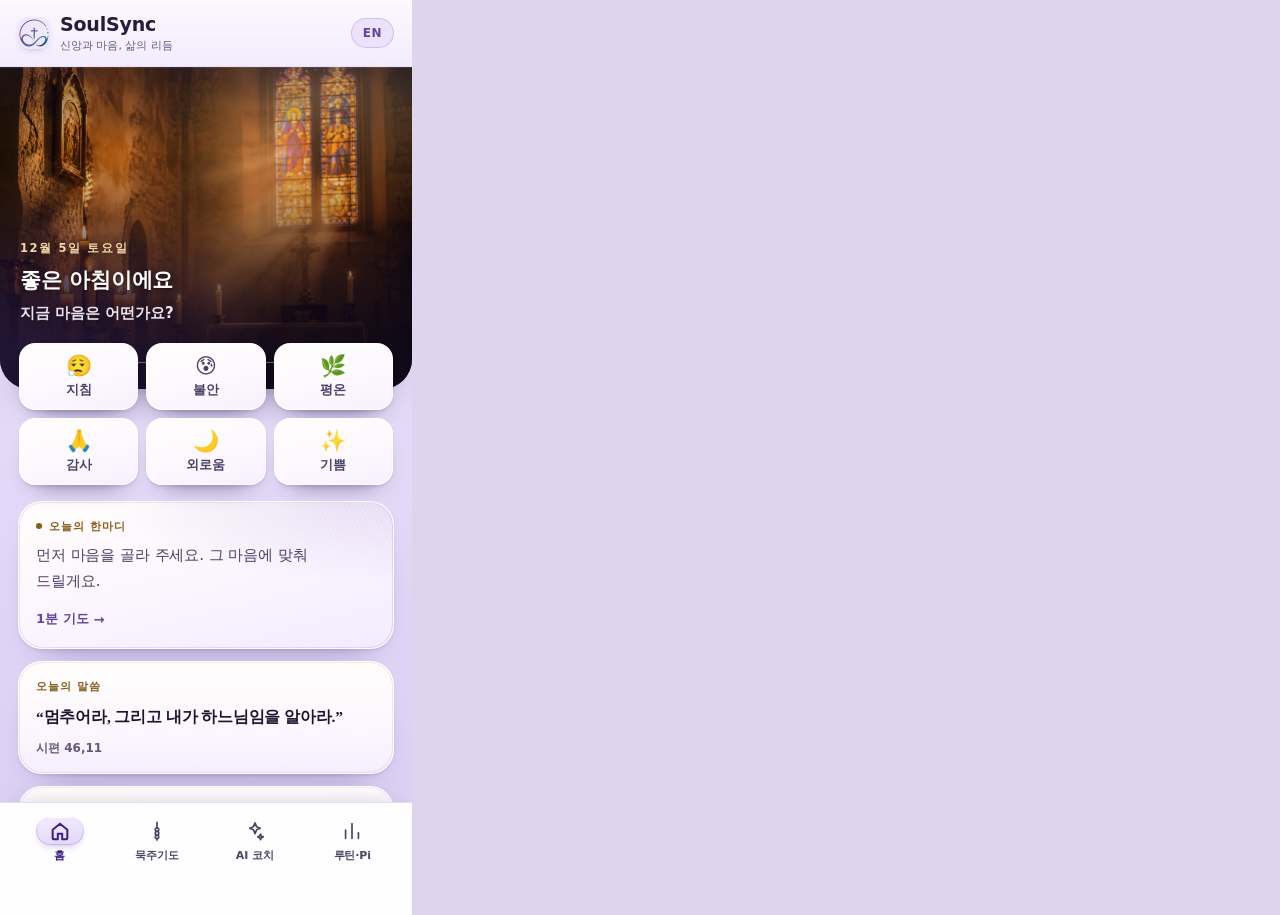
<file: _shot/index.html>
<!doctype html>
<html><head><meta charset="utf-8"><title>shot</title>
<style>
  html, body { margin: 0; padding: 0; background: #ded4ee; }
  iframe { display: block; border: 0; width: 412px; height: 915px; }
</style></head>
<body><iframe id="frame" src="app/index.html"></iframe></body></html>
</file>
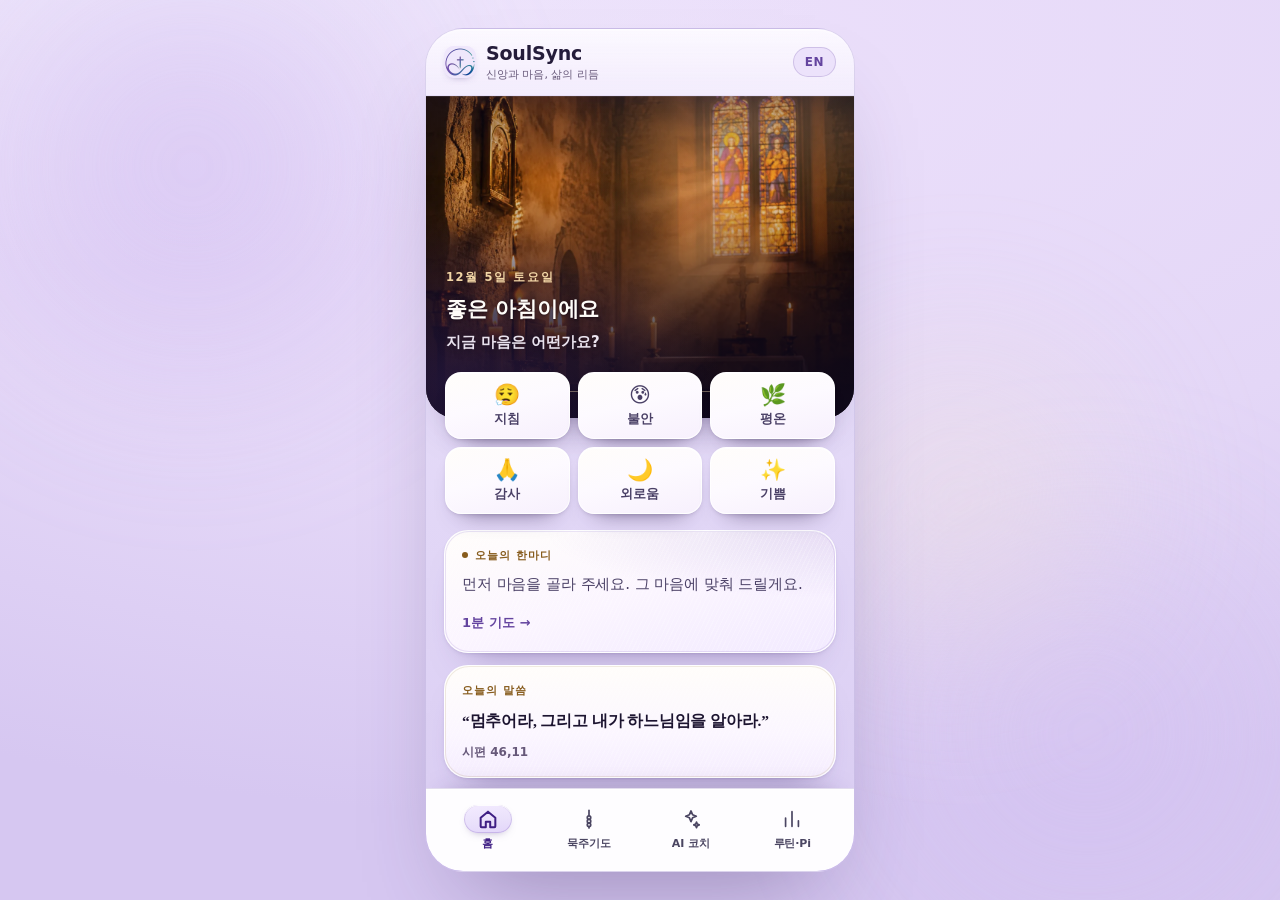
<file: _shot/app/index.html>
<!DOCTYPE html>
<html lang="ko">
<head>
<meta charset="utf-8" />
<meta name="viewport" content="width=device-width, initial-scale=1, viewport-fit=cover" />
<meta name="theme-color" content="#ece3fb" />
<title>SoulSync · 소울싱크</title>
<meta name="description" content="SoulSync — faith, heart, and the rhythm of life. A Catholic prayer and routine companion for Pi Pioneers." />
<link rel="icon" type="image/png" href="assets/favicon.png" />
<link rel="apple-touch-icon" href="assets/icon-192.png" />
<link rel="stylesheet" href="styles.css" />
<!-- Pi Browser injects its own SDK before our scripts run; remember that, so
     pi-adapter.js can tell a real Pi host from a plain browser that merely
     loaded the SDK tag at the bottom of this page. -->
<script>window.__SS_PI_INJECTED = !!(window.Pi && window.Pi.authenticate);</script>
</head>
<body>
<div class="ambient" aria-hidden="true"><span class="glow glow-a"></span><span class="glow glow-b"></span><span class="glow glow-c"></span></div>

<div class="phone-frame" id="phoneFrame">
  <header class="app-header">
    <div class="brand">
      <span class="brand-mark" aria-hidden="true">
        <img src="assets/icon-mark-128.png" width="32" height="32" alt="" />
      </span>
      <div class="brand-text">
        <h1>SoulSync</h1>
        <p data-i18n="brand.tagline">신앙과 마음, 삶의 리듬</p>
      </div>
    </div>
    <div class="header-actions">
      <span class="streak-pill" id="streakPill" title="streak" hidden>🔥 <b>0</b></span>
      <button class="lang-toggle" id="langToggle" type="button" aria-label="Language">EN</button>
    </div>
  </header>

  <main class="app-main" id="appMain">

    <!-- ============================================================ HOME -->
    <section class="view is-active" id="view-home" data-view="home" aria-label="Home">
      <div class="hero">
        <p class="date-line" id="todayLabel"></p>
        <h2 id="greeting">좋은 아침이에요</h2>
        <p class="hero-sub" data-i18n="home.question">지금 마음은 어떤가요?</p>
      </div>

      <div class="chip-grid" id="moodChips" role="group" aria-label="mood"></div>

      <article class="card message-card" id="homeMessage">
        <div class="card-eyebrow">
          <span class="dot-pulse" aria-hidden="true"></span>
          <span data-i18n="home.messageTitle">오늘의 한마디</span>
        </div>
        <p class="message-text" id="moodMessage"></p>
        <button class="text-link" id="homeMinuteLink" type="button">
          <span data-i18n="home.minuteCta">1분 기도</span> <span aria-hidden="true">→</span>
        </button>
      </article>

      <article class="card verse-card">
        <div class="card-eyebrow" data-i18n="home.verseLabel">오늘의 말씀</div>
        <p class="verse-text" id="homeVerseText"></p>
        <p class="verse-ref" id="homeVerseRef"></p>
      </article>

      <article class="card todo-card">
        <div class="todo-head">
          <h3 data-i18n="home.todoTitle">오늘의 작은 루틴</h3>
          <span class="todo-count" id="todoProgress">0/3</span>
        </div>
        <ul class="todo-list" id="todoList"></ul>
        <p class="todo-hint" id="todoHint" data-i18n="home.todoHint">하나만 해도 충분해요</p>
      </article>

      <div class="cta-stack">
        <button class="btn btn-primary" id="startPrayerBtn" type="button">
          <span class="btn-icon" aria-hidden="true">▶</span>
          <span data-i18n="home.prayerCta">기도 시작하기</span>
        </button>
        <button class="btn btn-ghost" id="startRosaryBtn" type="button" data-i18n="home.rosaryCta">묵주기도로 이어가기</button>
      </div>
      <p class="foot-note">
        <span data-i18n="common.footer">SoulSync · Pi Next Hackathon MVP</span>
        <span class="foot-dot" aria-hidden="true">·</span>
        <a class="foot-link" href="privacy.html" data-i18n="common.privacy">개인정보처리방침</a>
      </p>
    </section>

    <!-- ========================================================== ROSARY -->
    <section class="view" id="view-rosary" data-view="rosary" aria-label="Rosary">
      <div class="view-head">
        <div>
          <h2 data-i18n="rosary.title">묵주기도</h2>
          <p class="view-sub" data-i18n="rosary.sub">한 단은 10알, 모두 5단이에요</p>
        </div>
        <button class="icon-btn" id="focusBtn" type="button" aria-pressed="false">
          <span aria-hidden="true">🌙</span>
        </button>
      </div>

      <div class="seg-row" id="mysteryTabs" role="group" aria-label="mystery"></div>
      <p class="rec-note" id="rosaryRecNote"></p>

      <ol class="mystery-strip" id="mysteryStrip"></ol>

      <article class="card prayer-card">
        <div class="decade-row">
          <div class="decade-dots" id="decadeDots" aria-hidden="true"></div>
          <span class="step-info" id="rosaryStepInfo"></span>
        </div>
        <div class="bead-row" id="beads" aria-hidden="true"></div>

        <div class="prayer-head">
          <span class="prayer-label" id="prayerLabel">성호경</span>
          <span class="bead-counter" id="beadCounter"></span>
        </div>
        <p class="prayer-text" id="prayerText">성부와 성자와 성령의 이름으로. 아멘.</p>

        <div class="seek-bar" id="seekBar" role="slider" tabindex="0" aria-orientation="horizontal"
             aria-valuemin="0" aria-valuemax="100" aria-valuenow="0" aria-label="기도 진행 위치">
          <div class="progress-track" aria-hidden="true"><div class="progress-fill" id="stepProgress"></div></div>
          <span class="seek-thumb" id="seekThumb" aria-hidden="true"></span>
        </div>

        <div class="bead-action-row">
          <button class="step-jump" id="prevStepBtn" type="button" aria-label="이전 기도">
            <span aria-hidden="true">‹</span>
          </button>
          <button class="bead-btn" id="beadBtn" type="button">
            <span class="bead-btn-ring" aria-hidden="true"></span>
            <span id="beadBtnLabel">한 알 바치기</span>
          </button>
          <button class="step-jump" id="nextStepBtn" type="button" aria-label="다음 기도">
            <span aria-hidden="true">›</span>
          </button>
        </div>

        <div class="rosary-controls">
          <button class="chip-btn" id="autoBtn" type="button" aria-pressed="false"><span aria-hidden="true">▶</span> <span data-i18n="rosary.autoStart">자동 진행</span></button>
          <button class="chip-btn" id="voiceBtn" type="button" aria-pressed="false"><span aria-hidden="true">🔊</span> <span data-i18n="rosary.voiceOff">음성 안내</span></button>
          <button class="chip-btn" id="resetBtn" type="button"><span aria-hidden="true">↺</span> <span data-i18n="rosary.reset">처음부터</span></button>
          <button class="chip-btn bgm-chip" id="bgmBtn" type="button" aria-pressed="true">
            <span class="bgm-icon" aria-hidden="true">⛪</span>
            <span class="bgm-state" id="bgmState">켜짐</span>
          </button>
        </div>

        <!-- Voice options stay folded away until voice guidance is on. -->
        <div class="voice-panel" id="voicePanel" hidden>
          <div class="voice-row">
            <span class="voice-label" data-i18n="rosary.voiceGender">목소리</span>
            <div class="voice-seg" id="voiceGender" role="group" aria-label="voice">
              <button class="vseg" type="button" data-gender="female" aria-pressed="false" data-i18n="rosary.voiceFemale">여성</button>
              <button class="vseg" type="button" data-gender="male" aria-pressed="true" data-i18n="rosary.voiceMale">남성</button>
            </div>
          </div>
          <div class="voice-row">
            <span class="voice-label" data-i18n="rosary.voicePace">속도</span>
            <div class="voice-seg" id="voicePace" role="group" aria-label="speed">
              <button class="vseg" type="button" data-pace="slow" aria-pressed="true" data-i18n="rosary.paceSlow">천천히</button>
              <button class="vseg" type="button" data-pace="normal" aria-pressed="false" data-i18n="rosary.paceNormal">보통</button>
              <button class="vseg" type="button" data-pace="fast" aria-pressed="false" data-i18n="rosary.paceFast">빠르게</button>
            </div>
          </div>
        </div>
        <p class="card-note" data-i18n="rosary.note">10알을 마치면 오늘의 묵주기도 1단이 자동으로 기록돼요.</p>
      </article>

      <article class="card done-card" id="rosaryDone" hidden>
        <div class="done-mark" aria-hidden="true">✝</div>
        <h3 data-i18n="rosary.doneTitle">5단을 모두 마쳤어요</h3>
        <p data-i18n="rosary.doneBody">지금 이 마음을 주님께 그대로 맡겨 두세요.</p>
        <div class="done-actions">
          <button class="btn btn-primary" id="doneAgainBtn" type="button" data-i18n="rosary.doneAgain">다시 기도하기</button>
          <button class="btn btn-ghost" id="doneRoutineBtn" type="button" data-i18n="rosary.doneRoutine">루틴 보기</button>
        </div>
      </article>
    </section>

    <!-- =========================================================== COACH -->
    <section class="view" id="view-coach" data-view="coach" aria-label="AI Coach">
      <div class="view-head">
        <div>
          <h2 data-i18n="coach.title">AI 코치</h2>
          <p class="view-sub" data-i18n="coach.sub">지금 마음을 적어 주세요.</p>
        </div>
      </div>

      <div class="coach-chips" id="coachChips"></div>

      <div class="coach-thread" id="coachThread" aria-live="polite"></div>

      <div class="composer">
        <textarea id="coachInput" rows="2" data-i18n-placeholder="coach.placeholder" placeholder="오늘 어떤 하루였나요?"></textarea>
        <button class="send-btn" id="coachSend" type="button" aria-label="send">
          <span aria-hidden="true">↑</span>
        </button>
      </div>
    </section>

    <!-- ========================================================= ROUTINE -->
    <section class="view" id="view-routine" data-view="routine" aria-label="Routine and Pi">
      <div class="view-head">
        <div>
          <h2 data-i18n="routine.title">루틴 · Pi</h2>
          <p class="view-sub" data-i18n="pi.sub">기도 기록은 내 계정에, 작은 감사는 투명하게.</p>
        </div>
      </div>

      <div class="stat-row">
        <div class="stat-card">
          <span class="stat-label" data-i18n="routine.streakLabel">연속</span>
          <span class="stat-value"><b id="streakValue">0</b><i data-i18n="routine.dayUnit">일</i></span>
        </div>
        <div class="stat-card">
          <span class="stat-label" data-i18n="routine.best">최고 기록</span>
          <span class="stat-value"><b id="bestValue">0</b><i data-i18n="routine.dayUnit">일</i></span>
        </div>
      </div>

      <article class="card week-card">
        <div class="todo-head">
          <h3 data-i18n="routine.weekTitle">최근 7일</h3>
          <span class="legend" data-i18n="routine.legend">기도 · 묵주 · 말씀</span>
        </div>
        <div class="week-grid" id="weekGrid"></div>
      </article>

      <article class="card">
        <div class="todo-head"><h3 data-i18n="routine.todayTitle">오늘의 체크</h3></div>
        <ul class="todo-list compact" id="routineTodayList"></ul>
      </article>

      <article class="card feedback-card">
        <div class="card-eyebrow" data-i18n="routine.feedbackTitle">흐름 피드백</div>
        <p id="routineFeedback"></p>
      </article>

      <article class="card pi-card">
        <div class="pi-head">
          <h3 data-i18n="pi.title">Pi와 연결</h3>
          <span class="badge" id="piModeBadge">데모 모드</span>
        </div>
        <p class="pi-user" id="piUserLine" hidden></p>
        <div class="pi-connect-row">
          <button class="btn btn-primary btn-sm" id="piConnectBtn" type="button" data-i18n="pi.connect">Pi로 로그인</button>
          <button class="text-link subtle" id="piLogoutBtn" type="button" data-i18n="pi.logout" hidden>연결 해제</button>
        </div>
        <p class="card-note" data-i18n="pi.demoHint">일반 브라우저에서는 안전한 데모 시뮬레이션으로 동작해요.</p>
      </article>

      <article class="card offer-card">
        <div class="card-eyebrow" data-i18n="pi.offerTitle">감사 봉헌</div>
        <p class="offer-desc" data-i18n="pi.offerDesc">마음에 남은 감사만큼 작은 Pi를 봉헌해 보세요.</p>
        <div class="amount-row" id="piAmountChips"></div>
        <label class="field">
          <span data-i18n="pi.memoLabel">한 줄 메모 (선택)</span>
          <input id="piMemo" type="text" maxlength="60" data-i18n-placeholder="pi.memoPlaceholder" placeholder="오늘 감사한 일" />
        </label>
        <button class="btn btn-gold" id="piOfferBtn" type="button" data-i18n="pi.offerBtn">Pi로 봉헌하기</button>
        <p class="pi-status" id="piStatus" role="status"></p>
        <div class="recent-head"><span data-i18n="pi.recent">최근 봉헌</span></div>
        <ul class="recent-list" id="piRecentList"></ul>
      </article>

      <article class="card solidarity-card">
        <div class="card-eyebrow" data-i18n="pi.solidTitle">글로벌 묵주기도 연대</div>
        <p class="solid-count"><b id="solidCount">0</b></p>
        <p class="solid-desc" data-i18n="pi.solidDesc">오늘 함께 기도한 파이오니어</p>
        <p class="solid-mine" id="solidMine"></p>
        <p class="card-note" data-i18n="pi.solidNote">데모 모드에서는 예시 숫자로 표시돼요.</p>
      </article>

      <article class="card danger-card">
        <p class="card-note" data-i18n="pi.note">이 프로토타입은 브라우저 로컬 저장소에만 기록합니다.</p>
        <button class="text-link danger" id="resetDataBtn" type="button" data-i18n="pi.reset">내 기록 초기화</button>
      </article>

      <p class="foot-note">
        <span data-i18n="common.footer">SoulSync · Pi Next Hackathon MVP</span>
        <span class="foot-dot" aria-hidden="true">·</span>
        <a class="foot-link" href="privacy.html" data-i18n="common.privacy">개인정보처리방침</a>
      </p>
    </section>
  </main>

  <nav class="tabbar" id="tabbar" aria-label="Main">
    <button class="tab is-active" data-tab="home" type="button">
      <svg viewBox="0 0 24 24" aria-hidden="true"><path d="M4 10.6 12 4l8 6.6V20a1 1 0 0 1-1 1h-4.6v-6H9.6v6H5a1 1 0 0 1-1-1z"/></svg>
      <span data-i18n="nav.home">홈</span>
    </button>
    <button class="tab" data-tab="rosary" type="button">
      <svg viewBox="0 0 24 24" aria-hidden="true"><path d="M12 2.6v5.2"/><circle cx="12" cy="10.4" r="1.9"/><circle cx="12" cy="14.4" r="1.9"/><circle cx="12" cy="18.4" r="1.9"/><path d="M12 20.4v1.4"/></svg>
      <span data-i18n="nav.rosary">묵주기도</span>
    </button>
    <button class="tab" data-tab="coach" type="button">
      <svg viewBox="0 0 24 24" aria-hidden="true"><path d="M12 3.2l1.7 4.1 4.1 1.7-4.1 1.7L12 14.8l-1.7-4.1L6.2 9l4.1-1.7z"/><path d="M18 15.4l.9 2.1 2.1.9-2.1.9-.9 2.1-.9-2.1-2.1-.9 2.1-.9z"/></svg>
      <span data-i18n="nav.coach">AI 코치</span>
    </button>
    <button class="tab" data-tab="routine" type="button">
      <svg viewBox="0 0 24 24" aria-hidden="true"><path d="M5 20V11M12 20V4M19 20v-6"/></svg>
      <span data-i18n="nav.routine">루틴·Pi</span>
    </button>
  </nav>
</div>

<!-- 1-minute prayer sheet -->
<div class="sheet-overlay" id="minuteSheet" hidden>
  <div class="sheet" role="dialog" aria-modal="true" aria-labelledby="minuteTitle">
    <div class="sheet-grab" aria-hidden="true"></div>
    <div class="sheet-head">
      <div class="sheet-title">
        <h3 id="minuteTitle" data-i18n="minute.title">1분 기도</h3>
        <span class="minute-for" id="minuteFor" hidden></span>
      </div>
      <button class="icon-btn small" id="minuteClose" type="button" aria-label="close">✕</button>
    </div>
    <div class="breath-wrap">
      <div class="breath-ring" id="breathRing"><span id="minuteTime">60</span></div>
    </div>
    <p class="minute-step" id="minuteStep"></p>
    <p class="minute-text" id="minuteText"></p>
    <div class="sheet-actions">
      <button class="btn btn-primary" id="minuteStartBtn" type="button" data-i18n="minute.start">1분 시작하기</button>
      <button class="btn btn-ghost" id="minuteDoneBtn" type="button" data-i18n="minute.finish" hidden>마치기</button>
    </div>
  </div>
</div>

<div class="toast" id="toast" role="status" aria-live="polite" hidden></div>

<!-- The Pi SDK is loaded in every browser, so window.Pi is there inside Pi
     Browser even when its user agent is not recognised. async keeps the page
     from ever waiting on it (and harmless if offline); pi-adapter.js picks the
     SDK up whenever it arrives. -->
<script src="https://sdk.minepi.com/pi-sdk.js" async></script>
<script src="data.js"></script>
<script src="rosary.js"></script>
<script src="organ.js"></script>
<script src="coach.js"></script>
<script src="pi-adapter.js"></script>
<script src="app.js"></script>
</body>
</html>
</file>
<file: _shot/app/styles.css>
/* =========================================================================
   SoulSync — styles.css
   A calm, bright palette: deep lavender-violet daylight, liturgical violet, muted gold.
   Mobile-first at 430px, presented inside a phone frame on desktop.
   ========================================================================= */

/* ------------------------------------------------------------------ tokens */
:root {
  --bg: #ece3fb;
  --bg-soft: #e5d9f8;
  --bg-grad: linear-gradient(180deg, #efe8fc 0%, #e5dbf8 42%, #dacdf3 100%);
  --surface: #ffffff;
  --surface-2: #f6f1fe;
  --ink: #241c3a;
  --ink-2: #4a4066;
  --muted: #665879;
  /* Scripture and prayer bodies read one step deeper than --ink, so a serif
     line lands crisp on a phone instead of thinning out. */
  --scripture-ink: #1c1430;
  --line: #d8caf2;
  --line-soft: #e6dbf9;

  /* The hero's question line sits directly under the greeting, so it needs
     enough ink to read as a real sentence on a phone at arm's length. --muted
     was too faint there; this is a violet-leaning near-ink rather than black,
     and focus mode lifts it for the night surface. */
  --hero-sub-ink: #3d3556;

  --violet: #64449f;
  --violet-strong: #46317f;
  --violet-soft: #ece2fb;
  --gold: #875c1d;
  --gold-soft: #f9f0dc;
  --sage: #4d7a61;
  --sage-soft: #e8f2ec;
  --danger: #b4564f;

  --radius-lg: 24px;
  --radius-md: 18px;
  --radius-sm: 12px;
  --shadow-card: 0 1px 2px rgba(60, 44, 96, .05), 0 10px 24px -18px rgba(76, 58, 133, .38);
  --shadow-float: 0 18px 44px -18px rgba(76, 58, 133, .38);

  /* --- materials -------------------------------------------------------
     Flat #fff on the lavender page read as paper, so every card now wears a
     pearl-ivory face: a silk sheen that shifts from warm white to a faint
     violet at the bottom corner, a hairline of light along the edge, and a
     violet-toned ring just inside it. The three shadows are layered on
     purpose — a 1px contact shadow, a soft mid shadow, and a long ambient
     one — so a card sits on the page with weight instead of floating flat. */
  --card-face: linear-gradient(166deg, #fffdfa 0%, #fdfaff 46%, #f7f0fd 100%);
  --card-face-soft: linear-gradient(166deg, #fdf8ff 0%, #faf4fe 55%, #f4ecfd 100%);
  --card-edge: rgba(255, 255, 255, .92);
  --card-ring: rgba(118, 86, 176, .10);
  --card-shadow:
    0 1px 0 rgba(255, 255, 255, .9) inset,
    0 1px 2px rgba(60, 44, 96, .06),
    0 2px 6px -3px rgba(70, 50, 120, .16),
    0 22px 36px -26px rgba(70, 50, 120, .55);
  --card-sheen: repeating-linear-gradient(116deg,
    rgba(255, 255, 255, .6) 0 1px,
    rgba(255, 255, 255, 0) 1px 4px);

  /* Satin for the primary and gold actions: the top edge catches light, the
     body runs two stops darker, and the bottom carries a hair of shade, which
     is what makes a flat fill read as a button you can press. */
  --satin-violet: linear-gradient(172deg, #7d5dba 0%, #5c4193 44%, #4a3479 72%, #3d2a66 100%);
  --satin-violet-line: rgba(255, 255, 255, .34);
  --satin-gold: linear-gradient(172deg, #f7e2b6 0%, #e6c483 38%, #d3a85f 68%, #b98c3c 100%);
  --satin-gold-line: rgba(255, 255, 255, .6);

  /* Ink used on top of the home hero photograph. */
  --hero-ink: #fffdf9;
  --hero-ink-soft: rgba(250, 244, 255, .92);
  --hero-gold: #f2d6a6;

  --font-ui: -apple-system, BlinkMacSystemFont, "Apple SD Gothic Neo", "Pretendard",
    "Noto Sans KR", "Malgun Gothic", system-ui, "Segoe UI", Roboto, sans-serif;
  --font-serif: "Iowan Old Style", "Apple Garamond", "Noto Serif KR", "Nanum Myeongjo",
    Georgia, "Times New Roman", serif;

  --tab-h: 72px;
  --header-h: 64px;
  /* The scroll container's own gutter. The home hero bleeds to the frame's
     edges by pulling back exactly this much, so the two must stay in step. */
  --main-pad: 18px;

  /* Bottom tab bar: the bar itself is the frosted white face, and the one
     active tab sits on a violet pill. The pill, its hairline and the two tab
     inks are stated as fixed colors rather than mixed from --muted, because
     the bar has to stay legible on both the white face and the dark focus
     face: the old muted grey read as washed out on a phone at arm's length. */
  --tab-pill: #eae1fb;
  --tab-pill-line: rgba(102, 61, 173, .22);
  --tab-ink: #4b4662;
  --tab-ink-active: #3f1f84;
  --tabbar-face: rgba(255, 255, 255, .96);
  --tabbar-line: rgba(100, 68, 159, .18);
  --tabbar-shadow: 0 -10px 24px -18px rgba(60, 44, 96, .45);
  /* Air under the tab labels. Android's 3-button navigation bar (~48dp) is
     drawn OVER an edge-to-edge WebView while env(safe-area-inset-bottom)
     still reports 0px — measured at ~45px on the Pi Browser screenshot — so
     the floor sits just above it and only grows with a real inset (iOS home
     indicator, etc.). */
  --tabbar-pad-b: max(48px, calc(8px + env(safe-area-inset-bottom, 0px)));

  /* Bottom sheets sit on the viewport's bottom edge, so they face the same
     Android 3-button navigation bar the tab bar does — and lose the same way:
     the bar is painted OVER an edge-to-edge WebView while
     env(safe-area-inset-bottom) still reports 0px (~45px measured on the Pi
     Browser screenshot). 18px of padding put "1분 시작하기" half under it, so
     the sheet's paper now keeps a 56px floor below whatever it holds, and only
     grows where a real inset is reported (iOS home indicator, etc.). */
  --sheet-pad-b: max(56px, calc(24px + env(safe-area-inset-bottom, 0px)));
}

/* ------------------------------------------------------------------- reset */
* { box-sizing: border-box; }

/* The UA's [hidden] rule loses to any author `display`, and `.btn` sets
   inline-flex — which left "1분 시작하기" and "마치기" on screen together. */
[hidden] { display: none !important; }

html, body { height: 100%; }

/* Nothing may push the phone column wider than the screen: a long tagline or a
   textarea's intrinsic width used to clip the EN toggle and the send button. */
html, body { max-width: 100%; overflow-x: hidden; }

body {
  margin: 0;
  font-family: var(--font-ui);
  color: var(--ink);
  /* Korean copy has to break between words, not inside one: a phone column
     turned "내쉬어요" into "내쉬 / 어요". Every card, phrase and sheet body
     inherits this, so the rule lives here once; long URLs and English tokens
     still wrap instead of spilling out of their card. */
  word-break: keep-all;
  overflow-wrap: break-word;
  background:
    radial-gradient(90% 60% at 12% -6%, #efe8fc 0%, rgba(239, 232, 252, 0) 60%),
    radial-gradient(125% 85% at 50% 6%, #ece0fb 0%, #e4d7f7 58%, #d6c7f1 100%);
  -webkit-font-smoothing: antialiased;
  text-rendering: optimizeLegibility;
  display: flex;
  justify-content: center;
  align-items: stretch;
  min-height: 100dvh;
}

button, input, textarea { font: inherit; color: inherit; }
button { cursor: pointer; background: none; border: 0; -webkit-tap-highlight-color: transparent; }
h1, h2, h3, p { margin: 0; }
ul, ol { margin: 0; padding: 0; list-style: none; }

:focus-visible {
  outline: 2px solid var(--violet);
  outline-offset: 2px;
  border-radius: 8px;
}

/* --------------------------------------------------------------- ambient bg */
.ambient { position: fixed; inset: 0; overflow: hidden; pointer-events: none; z-index: 0; }
.glow { position: absolute; border-radius: 50%; filter: blur(70px); opacity: .55; }
.glow-a { width: 46vw; height: 46vw; left: -8vw; top: -10vw; background: radial-gradient(circle, #cbb4ee, transparent 70%); }
.glow-b { width: 42vw; height: 42vw; right: -6vw; bottom: -8vw; background: radial-gradient(circle, #d3c0f2, transparent 70%); }
.glow-c { width: 34vw; height: 34vw; right: 8vw; top: 22vw; background: radial-gradient(circle, #f4e9d6, transparent 72%); opacity: .4; }

/* ------------------------------------------------------------- phone frame */
.phone-frame {
  position: relative;
  z-index: 1;
  width: 100%;
  max-width: 430px;
  height: 100vh;
  height: 100dvh;
  display: flex;
  flex-direction: column;
  background: var(--bg-grad);
  /* Color is stated on the frame, not inherited from <body>: focus mode swaps
     --ink for a light night ink inside .phone-frame, and any element without
     its own color (a heading, a paragraph) was inheriting body's dark ink and
     sinking into the dark surface. */
  color: var(--ink);
  overflow: hidden;
  transition: background .45s ease, color .45s ease;
}
@media (min-width: 760px) {
  body { align-items: center; padding: 28px 0; }
  .phone-frame {
    height: min(920px, calc(100dvh - 56px));
    border-radius: 38px;
    border: 1px solid rgba(76, 58, 133, .12);
    box-shadow: 0 50px 90px -40px rgba(60, 44, 96, .40), 0 2px 0 rgba(255, 255, 255, .7) inset;
  }
}

/* ------------------------------------------------------------------ header */
.app-header {
  flex: 0 0 auto;
  display: flex;
  align-items: center;
  justify-content: space-between;
  gap: 10px;
  padding: 14px 18px 13px;
  /* Frosted glass over the page instead of an opaque band: the header keeps
     the frame's palette but lets the lavender glow through, and a lit top
     edge plus a fading hairline replace the flat border. */
  background: linear-gradient(180deg,
    rgba(255, 255, 255, .74) 0%,
    color-mix(in srgb, var(--bg) 62%, rgba(255, 255, 255, .78)) 100%);
  -webkit-backdrop-filter: blur(18px) saturate(150%);
  backdrop-filter: blur(18px) saturate(150%);
  border-bottom: 1px solid color-mix(in srgb, var(--line) 55%, transparent);
  box-shadow: 0 1px 0 rgba(255, 255, 255, .55) inset, 0 12px 26px -26px rgba(60, 44, 96, .55);
  z-index: 5;
  min-width: 0;
  max-width: 100%;
}

.brand { display: flex; align-items: center; gap: 10px; min-width: 0; flex: 1 1 auto; }
.brand-text { min-width: 0; flex: 1 1 auto; }
.brand-mark {
  display: block;
  flex: 0 0 auto;
  width: 32px; height: 32px;
  border-radius: 10px;
  overflow: hidden;
  background: #efe7fc; /* the icon's own ground, so the rounded corner blends */
  box-shadow: 0 3px 9px -6px rgba(76, 58, 133, .8);
}
.brand-mark img { display: block; width: 100%; height: 100%; object-fit: cover; }
.brand-text h1 {
  font-size: 19px;
  letter-spacing: -.01em;
  font-weight: 800;
  line-height: 1.15;
}
.brand-text p { font-size: 11px; color: var(--muted); margin-top: 2px; white-space: nowrap; overflow: hidden; text-overflow: ellipsis; }

.header-actions { display: flex; align-items: center; gap: 8px; flex: 0 0 auto; }
.streak-pill {
  font-size: 12px; font-weight: 700; color: var(--ink-2);
  background: var(--surface-2);
  border: 1px solid var(--line);
  padding: 5px 9px; border-radius: 999px;
}
.lang-toggle {
  font-size: 12px; font-weight: 800; letter-spacing: .04em;
  color: var(--violet);
  background: var(--violet-soft);
  border: 1px solid color-mix(in srgb, var(--violet) 22%, transparent);
  padding: 7px 11px; border-radius: 999px;
  transition: transform .15s ease, background .2s ease;
}
.lang-toggle:active { transform: scale(.95); }

/* ------------------------------------------------------------------- views */
.app-main {
  flex: 1 1 auto;
  min-height: 0;
  min-width: 0;
  overflow-y: auto;
  overflow-x: hidden;
  overscroll-behavior: contain;
  padding: var(--main-pad) var(--main-pad) 30px;
  scrollbar-width: none;
}
.app-main::-webkit-scrollbar { display: none; }

.view { display: none; max-width: 100%; min-width: 0; }
.view.is-active { display: block; animation: rise .28s cubic-bezier(.2, .7, .3, 1) both; }

/* The coach owns its own scroll area: the thread scrolls and the composer sits
   below it, so no reply can slip underneath the input row. */
.app-main.is-coach {
  display: flex;
  flex-direction: column;
  overflow: hidden;
  padding-bottom: 0;
}
.app-main.is-coach .view.is-active {
  display: flex;
  flex-direction: column;
  flex: 1 1 auto;
  min-height: 0;
  animation: rise .28s cubic-bezier(.2, .7, .3, 1) both;
}

@keyframes rise {
  from { opacity: 0; transform: translateY(8px); }
  to { opacity: 1; transform: none; }
}

.view-head {
  display: flex; align-items: flex-start; justify-content: space-between; gap: 12px;
  margin: 2px 0 14px;
}
.view-head h2 { font-size: 22px; font-weight: 800; letter-spacing: -.02em; }
.view-sub { font-size: 12.5px; color: var(--muted); margin-top: 5px; line-height: 1.45; }

/* -------------------------------------------------------------------- hero */
.hero { padding: 4px 2px 18px; }
.date-line { font-size: 11.5px; font-weight: 700; letter-spacing: .08em; text-transform: uppercase; color: var(--gold); }
/* 800 at -.025em read as a heavy block on the home screen ("너무 답답해").
   One step down to 600, a touch smaller at 21px, and near-neutral tracking
   with a taller line so the greeting feels calm and airy instead of dense. */
.hero h2 { font-size: 21px; font-weight: 600; letter-spacing: -.006em; line-height: 1.44; margin-top: 9px; }
/* The question right below carries the eye, so it is crisper than body muted:
   fuller ink, 600, and 15px rather than a faint 14px whisper. */
.hero-sub { font-size: 15px; font-weight: 600; color: var(--hero-sub-ink); letter-spacing: -.002em; line-height: 1.45; margin-top: 8px; }

/* The home hero is a photograph, not a heading block: a small stone chapel at
   dawn — candles, a lit window, light in the haze — bled to the frame's edges
   under a scrim that deepens to night violet at the foot, so the date, the
   greeting and the question sit on the picture the way a title sits on a
   printed plate. The greeting keeps the 21px / 600 the user tuned; only its
   ink changes here, to warm white with a soft lift so it stays crisp over the
   window's glow. */
#view-home .hero {
  position: relative;
  isolation: isolate;
  overflow: hidden;
  display: flex;
  flex-direction: column;
  justify-content: flex-end;
  min-height: 322px;
  margin: calc(-1 * var(--main-pad)) calc(-1 * var(--main-pad)) 0;
  padding: 26px calc(var(--main-pad) + 2px) 64px;
  background: #241a33 url("assets/hero-dawn.webp") center 42% / cover no-repeat;
  border-radius: 0 0 30px 30px;
  box-shadow:
    0 1px 0 rgba(255, 255, 255, .16) inset,
    0 26px 44px -34px rgba(48, 30, 80, .8);
  color: var(--hero-ink);
}
/* Two washes: a warm bloom where the window burns brightest, and a vertical
   scrim that holds the top edge dark enough for the header's hairline and the
   bottom dark enough for three lines of text. */
#view-home .hero::before {
  content: "";
  position: absolute;
  inset: 0;
  z-index: -1;
  background:
    radial-gradient(78% 58% at 80% 10%, rgba(255, 206, 142, .26), transparent 68%),
    radial-gradient(90% 70% at 6% 88%, rgba(96, 62, 158, .22), transparent 70%),
    linear-gradient(180deg,
      rgba(22, 14, 36, .42) 0%,
      rgba(22, 14, 36, .06) 26%,
      rgba(20, 12, 32, .52) 62%,
      rgba(17, 10, 28, .93) 100%);
}
/* A gold hairline and a four-point ornament sit at the foot of the plate, the
   way a printed missal closes a picture with a rule. */
#view-home .hero::after {
  content: "";
  position: absolute;
  left: calc(var(--main-pad) + 2px);
  right: calc(var(--main-pad) + 2px);
  bottom: 26px;
  height: 1px;
  background: linear-gradient(90deg,
    rgba(242, 214, 166, 0) 0%,
    rgba(242, 214, 166, .55) 22%,
    rgba(255, 255, 255, .18) 50%,
    rgba(242, 214, 166, .55) 78%,
    rgba(242, 214, 166, 0) 100%);
}
#view-home .hero > * { position: relative; z-index: 1; }
#view-home .hero .date-line {
  color: var(--hero-gold);
  letter-spacing: .14em;
  text-shadow: 0 1px 8px rgba(12, 6, 22, .55);
}
#view-home .hero h2 {
  color: var(--hero-ink);
  text-shadow: 0 2px 14px rgba(10, 5, 20, .55), 0 1px 2px rgba(10, 5, 20, .45);
}
#view-home .hero .hero-sub {
  color: var(--hero-ink-soft);
  text-shadow: 0 1px 10px rgba(10, 5, 20, .55);
}

/* ------------------------------------------------------------------- chips */
/* The mood chips ride up over the foot of the hero plate: pearl tiles on the
   scrim's deep violet, they read as a floating control panel on the picture
   rather than six boxes parked under it. */
.chip-grid {
  position: relative;
  z-index: 2;
  display: grid;
  grid-template-columns: repeat(3, 1fr);
  gap: 8px;
  margin: -46px 1px 16px;
}
.mood-chip {
  display: flex; flex-direction: column; align-items: center; gap: 5px;
  padding: 12px 6px 10px;
  border-radius: 16px;
  border: 1px solid var(--card-edge);
  background: var(--card-face);
  color: var(--ink-2);
  font-size: 12.5px; font-weight: 700;
  box-shadow:
    0 1px 0 rgba(255, 255, 255, .95) inset,
    0 2px 5px -3px rgba(40, 24, 70, .35),
    0 14px 24px -18px rgba(40, 24, 70, .75);
  transition: transform .16s ease, border-color .2s ease, background .2s ease, box-shadow .2s ease;
}
.mood-chip .emoji { font-size: 21px; line-height: 1; }
.mood-chip:active { transform: scale(.96); }
/* The chosen mood has to read at a glance beside the five pearl chips: the
   tile itself turns to satin violet with warm-white ink and a lit top edge,
   and a violet halo sits just outside it. The 1px transparent border and the
   inset ring keep the tile exactly the size of its neighbours, so the grid
   row does not jump when a mood is picked. */
.mood-chip.is-selected {
  border-color: transparent;
  background: var(--satin-violet);
  color: #fffdfb;
  font-weight: 800;
  text-shadow: 0 1px 2px rgba(24, 14, 44, .35);
  box-shadow:
    0 0 0 1px rgba(92, 64, 155, .38),
    0 0 0 4px rgba(124, 92, 186, .14),
    0 1px 0 var(--satin-violet-line) inset,
    0 -1px 0 rgba(24, 14, 44, .38) inset,
    0 16px 26px -16px rgba(54, 34, 96, .9);
}

/* ------------------------------------------------------------------- cards */
.card {
  position: relative;
  background: var(--card-face);
  border: 1px solid var(--card-edge);
  border-radius: var(--radius-lg);
  padding: 17px 17px 16px;
  box-shadow: var(--card-shadow);
  margin-bottom: 12px;
}
/* A thread of silk over the pearl face, and a violet hairline just inside the
   lit edge. At arm's length these two are what make the card read as a
   material instead of a rectangle. */
.card::before,
.card::after {
  content: "";
  position: absolute;
  inset: 0;
  border-radius: inherit;
  pointer-events: none;
}
.card::before { background-image: var(--card-sheen); opacity: .33; }
.card::after { box-shadow: inset 0 0 0 1px var(--card-ring); }
.card > * { position: relative; z-index: 1; }
.card-eyebrow {
  display: flex; align-items: center; gap: 7px;
  font-size: 11px; font-weight: 800; letter-spacing: .1em; text-transform: uppercase;
  color: var(--gold);
  margin-bottom: 9px;
}
.dot-pulse {
  width: 6px; height: 6px; border-radius: 50%;
  background: var(--gold);
  box-shadow: 0 0 0 0 rgba(150, 112, 42, .6);
  animation: pulse 2.6s ease-out infinite;
}
@keyframes pulse {
  0% { box-shadow: 0 0 0 0 rgba(150, 112, 42, .45); }
  70% { box-shadow: 0 0 0 9px rgba(150, 112, 42, 0); }
  100% { box-shadow: 0 0 0 0 rgba(150, 112, 42, 0); }
}

.message-card {
  background:
    radial-gradient(120% 90% at 100% 0%, rgba(122, 88, 190, .16), transparent 62%),
    linear-gradient(166deg, #fffdfb 0%, #fbf5ff 52%, #f2eaff 100%);
  border-color: rgba(255, 255, 255, .92);
}
.message-card::after {
  box-shadow: inset 0 0 0 1px rgba(122, 88, 190, .16);
}
.message-text {
  font-size: 15px; line-height: 1.72; color: var(--ink-2); letter-spacing: -.005em;
  word-break: keep-all; overflow-wrap: break-word;
}

.text-link {
  display: inline-flex; align-items: center; gap: 5px;
  margin-top: 12px;
  font-size: 13px; font-weight: 800; color: var(--violet);
  padding: 4px 0;
}
.text-link.subtle { color: var(--muted); font-weight: 700; }
.text-link.danger { color: var(--danger); margin-top: 4px; }
.text-link:active { opacity: .65; }

.verse-card { background: linear-gradient(180deg, #fffdfa 0%, #fbf6ff 62%, #f5edfe 100%); }
.verse-card::after {
  box-shadow: inset 0 0 0 1px rgba(150, 112, 42, .14);
}
.verse-text {
  font-family: var(--font-serif);
  font-size: 15.5px; line-height: 1.8;
  font-weight: 600; color: var(--scripture-ink);
  letter-spacing: -.01em;
  word-break: keep-all; overflow-wrap: break-word;
}
.verse-ref { margin-top: 9px; font-size: 12px; font-weight: 700; color: var(--muted); }

/* -------------------------------------------------------------------- todo */
.todo-head { display: flex; align-items: baseline; justify-content: space-between; gap: 10px; margin-bottom: 4px; }
.todo-head h3 { font-size: 14px; font-weight: 800; letter-spacing: -.01em; }
.todo-count { font-size: 12px; font-weight: 800; color: var(--violet); }
.legend { font-size: 10.5px; color: var(--muted); font-weight: 600; }

.todo-list { margin-top: 6px; }
.todo-item {
  display: flex; align-items: center; gap: 11px;
  padding: 11px 2px;
  border-bottom: 1px solid var(--line-soft);
  font-size: 14px; color: var(--ink-2);
}
.todo-item:last-child { border-bottom: 0; }
.todo-item .check {
  flex: 0 0 auto;
  width: 23px; height: 23px; border-radius: 8px;
  border: 1.6px solid var(--line);
  background: var(--surface);
  display: grid; place-items: center;
  font-size: 12px; color: transparent;
  transition: all .2s ease;
}
.todo-item.is-done .check {
  background: linear-gradient(150deg, var(--violet), var(--violet-strong));
  border-color: transparent;
  color: #fff;
}
.todo-item.is-done .label { color: var(--muted); text-decoration: line-through; text-decoration-color: var(--line); }
.todo-item .label { flex: 1; }
.todo-item .meta { font-size: 11px; color: var(--muted); }
.todo-hint { font-size: 11.5px; color: var(--muted); margin-top: 10px; }
.todo-list.compact .todo-item { font-size: 13.5px; }

/* ------------------------------------------------------------------ buttons */
.cta-stack { display: grid; gap: 8px; margin-top: 4px; }
.btn {
  position: relative;
  overflow: hidden;
  display: inline-flex; align-items: center; justify-content: center; gap: 8px;
  min-height: 52px; padding: 0 18px;
  border-radius: 16px;
  font-size: 15px; font-weight: 800; letter-spacing: -.01em;
  transition: transform .14s ease, box-shadow .2s ease, background .2s ease;
}
.btn:active { transform: scale(.98); }
/* The satin comes from three things stacked: a violet body darkening to the
   foot, a 1px lit edge along the top, and a broad sheen across the upper half
   that dies out before the middle. Together they make the button feel
   pressed from cloth rather than filled with paint. */
.btn-primary,
.btn-gold {
  text-shadow: 0 1px 1px rgba(28, 16, 48, .22);
}
.btn-primary::before,
.btn-gold::before,
.bead-btn::before {
  content: "";
  position: absolute;
  inset: 0 0 auto;
  height: 58%;
  background: linear-gradient(180deg,
    rgba(255, 255, 255, .30) 0%,
    rgba(255, 255, 255, .10) 46%,
    rgba(255, 255, 255, 0) 100%);
  pointer-events: none;
}
.btn-sm { min-height: 44px; font-size: 13.5px; border-radius: 13px; padding: 0 14px; }
.btn-primary {
  color: #fdfbff;
  background: var(--satin-violet);
  box-shadow:
    0 1px 0 var(--satin-violet-line) inset,
    0 -1px 0 rgba(26, 15, 46, .45) inset,
    0 16px 28px -18px rgba(58, 38, 104, .95),
    0 3px 8px -4px rgba(40, 26, 70, .4);
}
.btn-ghost {
  color: var(--ink-2);
  background: var(--card-face);
  border: 1px solid var(--card-edge);
  box-shadow:
    0 1px 0 rgba(255, 255, 255, .95) inset,
    0 0 0 1px var(--card-ring),
    0 10px 20px -18px rgba(60, 44, 96, .6);
}
.btn-gold {
  width: 100%;
  color: #3b2b10;
  background: var(--satin-gold);
  box-shadow:
    0 1px 0 var(--satin-gold-line) inset,
    0 -1px 0 rgba(120, 84, 20, .30) inset,
    0 16px 28px -18px rgba(150, 112, 42, .95),
    0 3px 8px -4px rgba(120, 84, 20, .3);
}
.btn-gold::before { background: linear-gradient(180deg, rgba(255, 255, 255, .45), rgba(255, 255, 255, 0) 100%); }
.btn-icon { font-size: 11px; opacity: .9; }
.btn[disabled] { opacity: .55; pointer-events: none; }

.icon-btn {
  width: 40px; height: 40px; border-radius: 13px;
  display: grid; place-items: center;
  background: var(--card-face);
  border: 1px solid var(--card-edge);
  box-shadow:
    0 1px 0 rgba(255, 255, 255, .95) inset,
    0 0 0 1px var(--card-ring),
    0 8px 16px -14px rgba(60, 44, 96, .7);
  font-size: 16px;
  color: var(--ink-2);
}
.icon-btn.small { width: 32px; height: 32px; border-radius: 10px; font-size: 13px; }
.icon-btn[aria-pressed="true"] { background: var(--violet-soft); border-color: color-mix(in srgb, var(--violet) 30%, transparent); }

.chip-btn {
  flex: 1 1 0;
  min-height: 40px;
  display: inline-flex; align-items: center; justify-content: center; gap: 5px;
  padding: 0 8px;
  border-radius: 12px;
  border: 1px solid var(--card-edge);
  background: var(--card-face-soft);
  box-shadow:
    0 1px 0 rgba(255, 255, 255, .9) inset,
    0 0 0 1px rgba(118, 86, 176, .07),
    0 6px 14px -12px rgba(60, 44, 96, .65);
  font-size: 12px; font-weight: 700; color: var(--ink-2);
  white-space: nowrap;
  transition: all .18s ease;
}
.chip-btn[aria-pressed="true"] {
  background: linear-gradient(170deg, #f4ecff, #e9dcfb);
  border-color: color-mix(in srgb, var(--violet) 26%, transparent);
  color: var(--violet-strong);
  box-shadow:
    0 1px 0 rgba(255, 255, 255, .9) inset,
    0 0 0 1px rgba(124, 92, 186, .18),
    0 8px 16px -14px rgba(70, 50, 120, .7);
}
.chip-btn:active { transform: scale(.97); }

/* ------------------------------------------------------------------ rosary */
.seg-row {
  display: flex; gap: 7px;
  overflow-x: auto;
  padding-bottom: 4px;
  margin-bottom: 10px;
  scrollbar-width: none;
}
.seg-row::-webkit-scrollbar { display: none; }
.seg {
  flex: 1 0 auto;
  padding: 9px 13px;
  border-radius: 999px;
  border: 1px solid var(--card-edge);
  background: var(--card-face-soft);
  box-shadow:
    0 1px 0 rgba(255, 255, 255, .9) inset,
    0 0 0 1px rgba(118, 86, 176, .07),
    0 6px 14px -12px rgba(60, 44, 96, .6);
  font-size: 12.5px; font-weight: 700; color: var(--ink-2);
  transition: all .18s ease;
}
.seg.is-active {
  color: #fdfbff;
  background: var(--satin-violet);
  border-color: transparent;
  text-shadow: 0 1px 1px rgba(26, 15, 46, .3);
  box-shadow:
    0 1px 0 var(--satin-violet-line) inset,
    0 -1px 0 rgba(26, 15, 46, .35) inset,
    0 12px 20px -14px rgba(58, 38, 104, .95);
}
.rec-note { font-size: 12px; color: var(--muted); line-height: 1.55; margin: 0 2px 12px; }

.mystery-strip {
  display: grid; gap: 2px;
  margin-bottom: 12px;
  padding: 9px 12px;
  background: var(--card-face-soft);
  border: 1px solid var(--card-edge);
  border-radius: 18px;
  box-shadow:
    0 1px 0 rgba(255, 255, 255, .9) inset,
    0 0 0 1px var(--card-ring),
    0 12px 24px -24px rgba(60, 44, 96, .7);
}
.mystery-strip li {
  display: flex; align-items: center; gap: 9px;
  padding: 5px 2px;
  font-size: 12.5px; color: var(--muted);
}
.mystery-strip .num {
  flex: 0 0 auto;
  width: 19px; height: 19px; border-radius: 50%;
  display: grid; place-items: center;
  font-size: 10.5px; font-weight: 800;
  background: var(--card-face);
  border: 1px solid color-mix(in srgb, var(--violet) 18%, transparent);
  box-shadow: 0 1px 0 rgba(255, 255, 255, .9), 0 1px 2px rgba(60, 44, 96, .07) inset;
  color: var(--muted);
}
.mystery-strip li.is-current { color: var(--ink); font-weight: 700; }
.mystery-strip li.is-current .num {
  background: var(--satin-violet); border-color: transparent; color: #fff;
  box-shadow: 0 1px 0 var(--satin-violet-line) inset, 0 4px 8px -5px rgba(58, 38, 104, .9);
}
.mystery-strip li.is-done .num {
  background: var(--sage-soft); border-color: transparent; color: var(--sage);
}

.prayer-card {
  padding-bottom: 14px;
  /* A wash of window light from the top edge: this is where the prayer is
     read, so the card holds a faint stained-glass glow rather than a flat
     face. */
  background:
    radial-gradient(130% 62% at 50% -14%, rgba(150, 112, 214, .13), transparent 62%),
    var(--card-face);
}
.decade-row { display: flex; align-items: center; justify-content: space-between; gap: 10px; }
.decade-dots { display: flex; align-items: center; gap: 7px; }
.decade-dots span {
  width: 9px; height: 9px; border-radius: 50%;
  border: 1.5px solid color-mix(in srgb, var(--violet) 35%, var(--line));
  background: transparent;
  transition: all .25s ease;
}
.decade-dots span.is-done {
  background: radial-gradient(circle at 34% 30%, #8a6ec2, var(--violet) 62%);
  border-color: transparent;
  box-shadow: 0 1px 2px -1px rgba(58, 38, 104, .6);
}
.decade-dots span.is-current {
  background: radial-gradient(circle at 34% 30%, #f6dca4, var(--gold) 60%);
  border-color: transparent;
  box-shadow: 0 0 0 4px rgba(150, 112, 42, .18), 0 2px 4px -2px rgba(120, 84, 20, .5);
  transform: scale(1.15);
}
.step-info { font-size: 11px; font-weight: 800; letter-spacing: .04em; color: var(--muted); text-transform: uppercase; }

/* Ten beads on the line: each slot carries a small stone with a lit crown and
   a hair of shade, so the decade reads as a string of beads instead of a
   dashed bar. */
.bead-row { display: flex; align-items: center; gap: 5px; margin: 13px 0 15px; }
.bead-row span {
  flex: 1 1 0; height: 6px; border-radius: 999px;
  background: var(--line-soft);
  box-shadow: inset 0 1px 1px rgba(60, 44, 96, .10);
  transition: background .25s ease, box-shadow .25s ease;
}
.bead-row span.is-done {
  background: linear-gradient(180deg, #f0cf92, #cf9c4a 70%, #b98634);
  box-shadow: 0 1px 0 rgba(255, 245, 220, .7) inset, 0 2px 5px -3px rgba(120, 84, 20, .7);
}
.bead-row span.is-now {
  background: linear-gradient(180deg, #f7dfae, #d9a955 60%, #b98a36);
  box-shadow: 0 1px 0 rgba(255, 250, 235, .85) inset, 0 0 0 1px rgba(184, 138, 54, .35), 0 3px 8px -4px rgba(150, 112, 42, .8);
  animation: beadPulse 1.6s ease-in-out infinite;
}
@keyframes beadPulse { 0%, 100% { opacity: .45; } 50% { opacity: 1; } }

.prayer-head { display: flex; align-items: baseline; justify-content: space-between; gap: 10px; }
.prayer-label { font-size: 12.5px; font-weight: 800; color: var(--violet); letter-spacing: .01em; }
.bead-counter { font-size: 11.5px; font-weight: 700; color: var(--muted); font-variant-numeric: tabular-nums; }

.prayer-text {
  font-family: var(--font-serif);
  white-space: pre-line;
  word-break: keep-all;
  overflow-wrap: break-word;
  font-size: 15px;
  line-height: 1.8;
  /* One step up from the plain 400 the serif body used to sit at — enough ink
     to hold its line on a phone, short of the 600 the scripture body uses. */
  font-weight: 500;
  letter-spacing: -.005em;
  color: var(--ink);
  margin-top: 8px;
  min-height: 118px;
  transition: font-size .3s ease;
}

/* Every prayer step reads at the same size — the short acclamations and the
   long prayers alike — so the card never jumps when the rosary moves on. */

.progress-track { height: 3px; border-radius: 999px; background: var(--line-soft); margin: 14px 0 14px; overflow: hidden; box-shadow: inset 0 1px 1px rgba(60, 44, 96, .10); }
.progress-fill {
  height: 100%; width: 0%; border-radius: 999px;
  background: linear-gradient(90deg, var(--violet), #9a7ac8 58%, var(--gold));
  box-shadow: 0 1px 0 rgba(255, 255, 255, .45) inset, 0 0 6px rgba(150, 112, 214, .45);
  transition: width .2s linear;
}

/* The progress line is also the seek control: a 28px finger-friendly strip
   around a slim track, so the prayer can be pulled forward or back. */
.seek-bar {
  position: relative;
  padding: 12px 0;
  margin: -2px 0 2px;
  cursor: pointer;
  touch-action: pan-y;
  -webkit-tap-highlight-color: transparent;
}
.seek-bar .progress-track { margin: 0; height: 4px; }
.seek-bar:focus-visible { outline: 2px solid var(--violet); outline-offset: 4px; border-radius: 8px; }
.seek-thumb {
  position: absolute;
  top: 50%; left: 0;
  width: 13px; height: 13px;
  margin: -6.5px 0 0 -6.5px;
  border-radius: 50%;
  background: #fff;
  border: 2px solid var(--violet);
  box-shadow: 0 1px 4px rgba(60, 44, 96, .28);
  pointer-events: none;
  opacity: 0;
  transition: opacity .2s ease, transform .12s ease;
}
.seek-bar.is-touching .seek-thumb { transform: scale(1.18); }

/* The bead button with one step back and one step on beside it. */
.bead-action-row { display: flex; align-items: stretch; gap: 8px; }
.bead-action-row .bead-btn { flex: 1 1 auto; width: auto; min-width: 0; }
.step-jump {
  flex: 0 0 auto;
  width: 46px;
  min-height: 58px;
  display: grid; place-items: center;
  border-radius: 999px;
  border: 1px solid var(--card-edge);
  background: var(--card-face-soft);
  box-shadow:
    0 1px 0 rgba(255, 255, 255, .9) inset,
    0 0 0 1px var(--card-ring),
    0 10px 18px -16px rgba(60, 44, 96, .8);
  color: var(--violet-strong);
  font-size: 24px; font-weight: 700; line-height: 1;
  transition: transform .12s ease, background .18s ease, opacity .18s ease;
}
.step-jump span { display: block; transform: translateY(-1px); }
.step-jump:active { transform: scale(.95); background: var(--violet-soft); }
.step-jump[disabled] { opacity: .32; }

.bead-btn {
  position: relative;
  width: 100%; min-height: 58px;
  border-radius: 999px;
  display: inline-flex; align-items: center; justify-content: center; gap: 10px;
  font-size: 15px; font-weight: 800; letter-spacing: -.01em;
  color: #fdfbff;
  background: var(--satin-violet);
  border: 1px solid rgba(255, 255, 255, .10);
  text-shadow: 0 1px 1px rgba(26, 15, 46, .3);
  box-shadow:
    0 1px 0 var(--satin-violet-line) inset,
    0 -1px 0 rgba(26, 15, 46, .45) inset,
    0 18px 30px -18px rgba(58, 38, 104, .95),
    0 3px 8px -4px rgba(40, 26, 70, .35);
  overflow: hidden;
  transition: transform .12s ease;
}
.bead-btn:active { transform: scale(.985); }
.bead-btn[disabled] { opacity: .5; box-shadow: none; }
.bead-btn-ring {
  width: 10px; height: 10px; border-radius: 50%;
  border: 2px solid rgba(252, 250, 255, .8);
  box-shadow: 0 0 0 3px rgba(252, 250, 255, .10), 0 1px 2px rgba(20, 10, 40, .3) inset;
}
.bead-btn.is-pulse::after {
  content: "";
  position: absolute; inset: 0;
  background: radial-gradient(circle at 50% 50%, rgba(255, 255, 255, .35), transparent 60%);
  animation: tapFlash .5s ease-out;
}
@keyframes tapFlash { from { opacity: 1; } to { opacity: 0; } }

.rosary-controls { display: flex; flex-wrap: nowrap; gap: 6px; margin-top: 12px; }
/* Four chips share the row whatever the state: they give up padding and a
   little type size rather than taking a second row that pushes the card
   below the fold. */
.rosary-controls .chip-btn {
  min-width: 0;
  padding: 0 6px;
  gap: 4px;
  font-size: 11.5px;
}
/* The cathedral sound: an icon with its state written under it, narrow enough
   that the three main chips keep their width. */
.rosary-controls .bgm-chip {
  flex: 0 0 auto;
  flex-direction: column;
  gap: 0;
  min-width: 44px;
  padding: 0 4px;
  line-height: 1;
}
.bgm-chip .bgm-icon { font-size: 13px; line-height: 1.2; }
.bgm-chip .bgm-state { font-size: 10px; font-weight: 800; letter-spacing: .01em; line-height: 1.2; opacity: .8; }

/* Voice options: folded away until voice guidance is on, then unfolded softly
   so the prayer card stays calm at rest. */
.voice-panel {
  display: grid; gap: 7px;
  margin-top: 9px;
  padding: 9px 10px;
  border: 1px solid var(--line-soft);
  border-radius: 14px;
  background: var(--surface-2);
}
.voice-panel[hidden] { display: none; }
.voice-panel.is-open { animation: voice-unfold .26s ease both; }
@keyframes voice-unfold {
  from { opacity: 0; transform: translateY(-5px); }
  to { opacity: 1; transform: none; }
}
.voice-row { display: flex; align-items: center; gap: 8px; }
.voice-label { flex: 0 0 auto; min-width: 34px; font-size: 11.5px; font-weight: 700; color: var(--muted); }
.voice-seg { display: flex; flex: 1 1 auto; gap: 5px; min-width: 0; }
.vseg {
  flex: 1 1 0;
  min-width: 0;
  min-height: 32px;
  padding: 0 8px;
  border-radius: 10px;
  border: 1px solid var(--line);
  background: var(--surface);
  font-size: 12px; font-weight: 700; color: var(--ink-2);
  white-space: nowrap;
  transition: all .18s ease;
}
.vseg[aria-pressed="true"] {
  background: var(--violet-soft);
  border-color: color-mix(in srgb, var(--violet) 34%, transparent);
  color: var(--violet-strong);
  box-shadow: inset 0 0 0 .5px color-mix(in srgb, var(--violet) 30%, transparent);
}
.vseg:active { transform: scale(.97); }
.card-note { font-size: 11px; color: var(--muted); line-height: 1.6; margin-top: 11px; }

.done-card {
  text-align: center;
  border-color: var(--card-edge);
  background:
    radial-gradient(120% 80% at 50% -10%, rgba(224, 184, 114, .22), transparent 62%),
    linear-gradient(180deg, #fffdf7 0%, #fdf6ea 55%, #f8efdf 100%);
}
.done-card::after { box-shadow: inset 0 0 0 1px rgba(184, 138, 54, .22); }
.done-mark { font-size: 30px; color: var(--gold); margin-bottom: 8px; }
.done-card h3 { font-size: 17px; font-weight: 800; }
.done-card p { font-size: 13px; color: var(--ink-2); line-height: 1.7; margin-top: 8px; }
.done-actions { display: grid; gap: 8px; margin-top: 15px; }

/* ------------------------------------------------------------------- coach */
.coach-thread { display: grid; gap: 10px; margin-bottom: 14px; min-height: 120px; }
#view-coach .coach-thread {
  flex: 1 1 auto;
  min-height: 0;
  overflow-y: auto;
  overflow-x: hidden;
  overscroll-behavior: contain;
  -webkit-overflow-scrolling: touch;
  padding-bottom: 4px;
}
.thread-empty { font-size: 13px; color: var(--muted); text-align: center; padding: 24px 8px; }

.bubble-user {
  justify-self: end;
  max-width: 84%;
  padding: 11px 14px;
  border-radius: 18px 18px 4px 18px;
  background: var(--satin-violet);
  color: #fdfbff;
  font-size: 14px; line-height: 1.6;
  box-shadow:
    0 1px 0 var(--satin-violet-line) inset,
    0 -1px 0 rgba(26, 15, 46, .3) inset,
    0 12px 22px -16px rgba(58, 38, 104, .95);
  animation: rise .25s ease both;
}

.coach-reply {
  justify-self: start;
  width: 100%;
  padding: 16px;
  border-radius: 20px 20px 20px 6px;
  background: var(--card-face);
  border: 1px solid var(--card-edge);
  box-shadow: var(--card-shadow);
  animation: rise .3s ease both;
}
.coach-reply .empathy { font-size: 14.5px; line-height: 1.75; color: var(--ink-2); word-break: keep-all; overflow-wrap: break-word; }
.coach-reply .section-label {
  font-size: 10.5px; font-weight: 800; letter-spacing: .1em; text-transform: uppercase;
  color: var(--gold); margin: 14px 0 6px;
}
.action-box {
  padding: 11px 13px;
  border-radius: 13px;
  background: var(--violet-soft);
  font-size: 13px; line-height: 1.65; color: var(--violet-strong);
  word-break: keep-all; overflow-wrap: break-word;
}
.verse-box {
  padding: 12px 13px;
  border-radius: 13px;
  background: var(--surface-2);
  border-left: 3px solid var(--gold);
}
.verse-box .v-text { font-family: var(--font-serif); font-size: 13.5px; line-height: 1.75; font-weight: 600; color: var(--scripture-ink); word-break: keep-all; overflow-wrap: break-word; }
.verse-box .v-ref { font-size: 11px; color: var(--muted); font-weight: 700; margin-top: 6px; }
.reply-actions { display: flex; align-items: center; justify-content: space-between; gap: 10px; margin-top: 13px; flex-wrap: wrap; }
.reply-actions .btn { min-height: 42px; font-size: 13px; border-radius: 12px; padding: 0 14px; }
.reply-mystery { font-size: 11px; color: var(--muted); line-height: 1.5; }

.typing { display: inline-flex; gap: 4px; align-items: center; padding: 14px 16px; }
.typing span {
  width: 6px; height: 6px; border-radius: 50%; background: var(--muted);
  animation: blink 1.2s infinite ease-in-out;
}
.typing span:nth-child(2) { animation-delay: .16s; }
.typing span:nth-child(3) { animation-delay: .32s; }
@keyframes blink { 0%, 80%, 100% { opacity: .25; transform: translateY(0); } 40% { opacity: 1; transform: translateY(-2px); } }

/* Quick-start chips sit at the top of the coach screen, right under the
   guidance line, so a heart can be picked before the thread grows tall. All
   seven wrap into two or three tidy rows: nothing is cut off or needs a
   sideways swipe, and the thread keeps the rest of the column. */
.coach-chips {
  display: flex;
  flex-wrap: wrap;
  justify-content: center;
  gap: 6px;
  padding: 0 0 12px;
}
#view-coach .coach-chips {
  flex: 0 0 auto;
  align-content: flex-start;
}
.quick-chip {
  flex: 0 0 auto;
  max-width: 100%;
  padding: 7px 10px;
  border-radius: 999px;
  background: var(--card-face);
  border: 1px solid var(--card-edge);
  box-shadow:
    0 1px 0 rgba(255, 255, 255, .9) inset,
    0 0 0 1px rgba(118, 86, 176, .07),
    0 6px 12px -11px rgba(60, 44, 96, .7);
  font-size: 11.5px; font-weight: 600; color: var(--ink-2);
  white-space: nowrap;
  line-height: 1.35;
  transition: all .16s ease;
}
.quick-chip:active { transform: scale(.96); background: var(--violet-soft); }

.composer {
  position: sticky;
  bottom: 0;
  display: flex; align-items: flex-end; gap: 8px;
  width: 100%;
  max-width: 100%;
  padding: 8px 0 2px;
  background: linear-gradient(180deg, transparent, var(--bg) 40%);
}
#view-coach .composer {
  position: static;
  flex: 0 0 auto;
  padding: 8px 0 calc(10px + env(safe-area-inset-bottom, 0px));
  background: none;
}
.composer textarea {
  flex: 1 1 auto;
  min-width: 0;
  width: 100%;
  min-height: 46px; max-height: 120px;
  resize: none;
  padding: 12px 14px;
  border-radius: 15px;
  border: 1px solid var(--card-edge);
  background: var(--card-face);
  box-shadow:
    0 1px 0 rgba(255, 255, 255, .9) inset,
    0 0 0 1px rgba(118, 86, 176, .08),
    0 8px 16px -14px rgba(60, 44, 96, .7);
  font-size: 14px; line-height: 1.45;
}
.composer textarea::placeholder { color: color-mix(in srgb, var(--muted) 75%, transparent); }
.send-btn {
  flex: 0 0 auto;
  width: 46px; height: 46px;
  max-width: 100%;
  border-radius: 15px;
  display: grid; place-items: center;
  font-size: 18px; font-weight: 800;
  color: #fdfbff;
  background: var(--satin-violet);
  box-shadow:
    0 1px 0 var(--satin-violet-line) inset,
    0 -1px 0 rgba(26, 15, 46, .4) inset,
    0 12px 22px -14px rgba(58, 38, 104, .95);
}
.send-btn:active { transform: scale(.94); }

/* ----------------------------------------------------------------- routine */
.stat-row { display: grid; grid-template-columns: 1fr 1fr; gap: 10px; margin-bottom: 12px; }
.stat-card {
  padding: 15px 16px;
  border-radius: var(--radius-md);
  background: var(--card-face);
  border: 1px solid var(--card-edge);
  box-shadow: var(--card-shadow);
}
.stat-card::after {
  content: "";
  position: absolute;
  inset: 0;
  border-radius: inherit;
  box-shadow: inset 0 0 0 1px var(--card-ring);
  pointer-events: none;
}
.stat-card { position: relative; }
.stat-label { display: block; font-size: 11px; font-weight: 800; letter-spacing: .08em; text-transform: uppercase; color: var(--muted); }
.stat-value { display: flex; align-items: baseline; gap: 4px; margin-top: 6px; }
.stat-value b { font-size: 30px; font-weight: 800; letter-spacing: -.03em; color: var(--violet-strong); }
.stat-value i { font-style: normal; font-size: 12px; color: var(--muted); font-weight: 700; }

.week-grid { display: grid; grid-template-columns: repeat(7, 1fr); gap: 5px; margin-top: 12px; }
.day-cell { display: grid; justify-items: center; gap: 5px; padding: 7px 2px; border-radius: 11px; background: var(--card-face-soft); box-shadow: inset 0 0 0 1px rgba(118, 86, 176, .07); }
.day-cell.is-today { background: linear-gradient(170deg, #f4ecff, #e9dcfb); box-shadow: 0 0 0 1px color-mix(in srgb, var(--violet) 26%, transparent), 0 1px 0 rgba(255, 255, 255, .9) inset; }
.day-cell .wd { font-size: 10px; font-weight: 700; color: var(--muted); }
.day-cell .dn { font-size: 11px; font-weight: 800; color: var(--ink-2); font-variant-numeric: tabular-nums; }
.day-dots { display: grid; gap: 3px; }
.day-dots i { width: 5px; height: 5px; border-radius: 50%; background: var(--line); }
.day-dots i.on.prayer { background: var(--violet); }
.day-dots i.on.rosary { background: var(--gold); }
.day-dots i.on.word { background: var(--sage); }

.feedback-card { background: linear-gradient(166deg, #fffdfa 0%, #fbf7ff 56%, #f3ebfd 100%); }
.feedback-card::after { box-shadow: inset 0 0 0 1px rgba(116, 82, 178, .14); }
.feedback-card p { font-size: 13.5px; line-height: 1.7; color: var(--ink-2); }

.pi-head { display: flex; align-items: center; justify-content: space-between; gap: 10px; }
.pi-head h3 { font-size: 14.5px; font-weight: 800; }
.badge {
  font-size: 10.5px; font-weight: 800; letter-spacing: .04em;
  padding: 4px 9px; border-radius: 999px;
  background: linear-gradient(172deg, #fdf2d9, #f6e6c3 60%, #eed9a9);
  color: #6f4f10;
  border: 1px solid rgba(173, 132, 56, .30);
  box-shadow: 0 1px 0 rgba(255, 255, 255, .85) inset, 0 4px 8px -6px rgba(120, 84, 20, .5);
}
.badge.live { background: var(--sage-soft); color: #3f5d4c; border-color: color-mix(in srgb, var(--sage) 30%, transparent); }
.pi-user { font-size: 13px; color: var(--ink-2); margin-top: 10px; }
.pi-user b { color: var(--violet-strong); }
.pi-connect-row { display: flex; align-items: center; gap: 12px; margin-top: 12px; }

.offer-desc { font-size: 13px; line-height: 1.65; color: var(--ink-2); }
.amount-row { display: flex; gap: 7px; margin: 13px 0 12px; }
.amount-chip {
  flex: 1;
  padding: 10px 4px;
  border-radius: 12px;
  border: 1px solid var(--card-edge);
  background: var(--card-face-soft);
  box-shadow: 0 1px 0 rgba(255, 255, 255, .9) inset, 0 0 0 1px rgba(118, 86, 176, .07);
  font-size: 13px; font-weight: 800; color: var(--ink-2);
  font-variant-numeric: tabular-nums;
  transition: all .16s ease;
}
.amount-chip.is-active {
  border-color: rgba(184, 138, 54, .45);
  background: linear-gradient(172deg, #fdf3dd, #f8e8c8 60%, #f1dcae);
  color: #6d4f10;
  box-shadow: 0 1px 0 rgba(255, 255, 255, .9) inset, 0 0 0 1px rgba(184, 138, 54, .18), 0 8px 14px -12px rgba(120, 84, 20, .8);
}
.field { display: block; margin-bottom: 12px; }
.field span { display: block; font-size: 11px; font-weight: 700; color: var(--muted); margin-bottom: 5px; }
.field input {
  width: 100%; height: 44px;
  padding: 0 13px;
  border-radius: 12px;
  border: 1px solid var(--card-edge);
  background: var(--card-face-soft);
  box-shadow: 0 1px 0 rgba(255, 255, 255, .9) inset, 0 0 0 1px rgba(118, 86, 176, .08);
  font-size: 13.5px;
}
.pi-status { font-size: 12px; line-height: 1.55; margin-top: 10px; color: var(--muted); min-height: 0; }
.pi-status.is-ok { color: var(--sage); font-weight: 700; }
.pi-status.is-error { color: var(--danger); font-weight: 700; }
.recent-head {
  margin-top: 14px; padding-top: 12px;
  border-top: 1px solid var(--line-soft);
  font-size: 10.5px; font-weight: 800; letter-spacing: .1em; text-transform: uppercase; color: var(--muted);
}
.recent-list { margin-top: 8px; display: grid; gap: 6px; }
.recent-list li {
  display: flex; align-items: center; justify-content: space-between; gap: 10px;
  padding: 8px 11px;
  border-radius: 10px;
  background: var(--surface-2);
  font-size: 12px; color: var(--ink-2);
}
.recent-list li > span:first-child { min-width: 0; overflow: hidden; text-overflow: ellipsis; white-space: nowrap; }
.recent-list li .amt { flex: 0 0 auto; }
.recent-list li .amt { font-weight: 800; color: #7a5a17; font-variant-numeric: tabular-nums; }
.recent-list li .when { font-size: 10.5px; color: var(--muted); }
.recent-empty { font-size: 12px; color: var(--muted); padding: 6px 0; }

.solidarity-card {
  text-align: center;
  background:
    radial-gradient(120% 70% at 50% 0%, rgba(150, 112, 214, .14), transparent 62%),
    linear-gradient(180deg, #fffdfa 0%, #fbf5ff 56%, #f4ecfd 100%);
}
.solidarity-card::after { box-shadow: inset 0 0 0 1px rgba(116, 82, 178, .16); }
.solid-count { font-size: 38px; font-weight: 800; letter-spacing: -.03em; color: var(--violet-strong); line-height: 1.1; font-variant-numeric: tabular-nums; }
.solid-desc { font-size: 12px; color: var(--muted); margin-top: 2px; }
.solid-mine { font-size: 12px; font-weight: 700; color: var(--gold); margin-top: 8px; }
.danger-card { background: var(--card-face-soft); }
.danger-card::after { box-shadow: inset 0 0 0 1px rgba(118, 86, 176, .07); }

.foot-note { text-align: center; font-size: 10.5px; letter-spacing: .06em; text-transform: uppercase; color: var(--muted); margin: 18px 0 4px; }
.foot-dot { margin: 0 2px 0 4px; opacity: .6; }
.foot-link {
  display: inline-block;
  padding: 5px 3px;   /* keep the 10.5px label tappable on a phone */
  margin: -5px 0;
  color: var(--muted);
  text-decoration: underline;
  text-decoration-thickness: 1px;
  text-underline-offset: 2px;
  text-decoration-color: color-mix(in srgb, var(--muted) 45%, transparent);
}
.foot-link:hover, .foot-link:focus-visible { color: var(--violet-strong); }

/* ------------------------------------------------------------------ tabbar */
/* One calm bar, not four little cards. The old per-tab borders read as
   clipped boxes against the phone edge, so the bar now carries the frosted
   white face, the hairline and the upward shadow, and the tabs are plain
   icon+label buttons. Its bottom padding keeps the labels and the bar's own
   bottom edge clear of Android's system navigation bar, which is painted on
   top of an edge-to-edge WebView (see --tabbar-pad-b). */
.tabbar {
  flex: 0 0 auto;
  display: grid;
  grid-template-columns: repeat(4, minmax(0, 1fr));
  align-items: stretch;
  gap: 2px;
  padding: 9px 12px var(--tabbar-pad-b);
  background: var(--tabbar-face);
  -webkit-backdrop-filter: blur(18px) saturate(160%);
  backdrop-filter: blur(18px) saturate(160%);
  border-top: 1px solid var(--tabbar-line);
  box-shadow:
    0 1px 0 rgba(255, 255, 255, .95) inset,
    0 -10px 26px -20px rgba(60, 44, 96, .5);
  z-index: 6;
}
.tab {
  display: grid; justify-items: center; align-content: center; gap: 4px;
  min-width: 0;
  padding: 5px 4px 4px;
  border: 0;
  border-radius: 16px;
  background: transparent;
  font-size: 11px; font-weight: 700; line-height: 1.2; letter-spacing: -.01em; color: var(--tab-ink);
  transition: color .18s ease, transform .12s ease;
}
.tab span {
  display: block; max-width: 100%; white-space: nowrap;
  overflow: hidden; text-overflow: ellipsis; line-height: 1.25;
}
/* The glyph sits in a soft violet pill when its tab is current: the indicator is
   sized around the icon alone (Material-style), so no tab reads as a bordered
   card against the bar. The svg's own padding carries the pill. */
.tab svg {
  width: 48px; height: 28px;
  padding: 3px 12px;
  border-radius: 999px;
  background: transparent;
  fill: none; stroke: currentColor; stroke-width: 1.85; stroke-linecap: round; stroke-linejoin: round;
  transition: background .18s ease, box-shadow .18s ease, stroke-width .18s ease;
}
/* The current tab is not just tinted: 800 on the label and a 2.2 stroke on the
   glyph, over a deeper --tab-ink-active, so it reads as the grounded one on a
   phone at arm's length. The selector also covers aria-current="page", which
   switchTab() sets on the same button. */
.tab.is-active, .tab[aria-current="page"] { color: var(--tab-ink-active); font-weight: 800; }
.tab.is-active svg, .tab[aria-current="page"] svg {
  background: linear-gradient(172deg, #f3ebff, var(--tab-pill) 55%, #e2d5fa);
  box-shadow:
    inset 0 1px 0 rgba(255, 255, 255, .95),
    inset 0 0 0 1px var(--tab-pill-line),
    0 4px 10px -6px rgba(70, 50, 120, .55);
  stroke-width: 2.2;
}
.tab:active { transform: scale(.97); }

/* ------------------------------------------------------------- focus mode */
.phone-frame.focus-mode {
  --bg: #0c0912;
  --bg-soft: #120e1a;
  --bg-grad: linear-gradient(180deg, #100c19 0%, #0c0912 55%, #0a0710 100%);
  --surface: #17111f;
  --surface-2: #1d1629;
  --ink: #f3edf8;
  --ink-2: #ded5ea;
  --muted: #a096b4;
  --scripture-ink: #fdfbff;
  --line: #2a2138;
  --line-soft: #221a2e;
  --violet: #b79ae0;
  --violet-strong: #cbb3ee;
  --violet-soft: #241a36;
  --gold: #e0b872;
  --gold-soft: #2c2320;
  --sage: #9dbba8;
  --sage-soft: #1e2a24;
  --shadow-card: 0 1px 2px rgba(0, 0, 0, .3), 0 14px 30px -22px rgba(0, 0, 0, .9);
  /* Same crispness as the daylight hero, lifted for the night face. */
  --hero-sub-ink: #dcd2ec;

  /* The pearl materials invert for the night face: a graphite-violet surface
     with a faint sheen, a barely-lit edge, and an almost invisible ring. The
     shadow turns to pure black and loses its lift so the cards stay quiet. */
  --card-face: linear-gradient(166deg, #1a1426 0%, #17111f 52%, #150f1d 100%);
  --card-face-soft: linear-gradient(166deg, #191322 0%, #16101e 58%, #140e1b 100%);
  --card-edge: rgba(255, 255, 255, .07);
  --card-ring: rgba(198, 173, 236, .07);
  --card-shadow:
    0 1px 0 rgba(255, 255, 255, .05) inset,
    0 1px 2px rgba(0, 0, 0, .35),
    0 20px 34px -26px rgba(0, 0, 0, .95);
  --card-sheen: repeating-linear-gradient(116deg,
    rgba(255, 255, 255, .05) 0 1px,
    rgba(255, 255, 255, 0) 1px 4px);
  --satin-violet: linear-gradient(172deg, #5c438a 0%, #47336f 46%, #372659 74%, #2c1e48 100%);
  --satin-violet-line: rgba(255, 255, 255, .22);
  --hero-ink: #fbf7ff;
  --hero-ink-soft: rgba(240, 232, 250, .9);

  /* The dark focus theme keeps a dark glass bar instead of the white one: the
     pill and both inks are lifted so the same four labels still read against
     the night surface, since the whole bar is dimmed a little further down. */
  --tab-pill: rgba(183, 154, 224, .24);
  --tab-pill-line: rgba(198, 173, 236, .44);
  --tab-ink: #c6bade;
  --tab-ink-active: #efe4ff;
  --tabbar-face: rgba(16, 12, 25, .96);
  --tabbar-line: #362a49;
  --tabbar-shadow: 0 -10px 24px -18px rgba(0, 0, 0, .9);
}
/* Focus mode steps the chrome back, but at .55 the whole tab bar sank into the
   night surface and its labels went grey and unreadable; the header keeps the
   quiet .55 while the bar holds enough presence to still be a navigation. */
.phone-frame.focus-mode .app-header { opacity: .55; }
/* The night mode is for praying, not for looking at a photograph: the home
   plate dims to a low ember so the candles read as light rather than as a
   picture competing with the prayer. */
.phone-frame.focus-mode #view-home .hero::before {
  background:
    radial-gradient(78% 58% at 80% 10%, rgba(255, 206, 142, .14), transparent 68%),
    linear-gradient(180deg,
      rgba(10, 6, 16, .62) 0%,
      rgba(10, 6, 16, .48) 34%,
      rgba(9, 5, 14, .78) 66%,
      rgba(9, 5, 14, .97) 100%);
}
.phone-frame.focus-mode #view-home .hero {
  box-shadow: 0 1px 0 rgba(255, 255, 255, .05) inset, 0 26px 44px -34px rgba(0, 0, 0, .95);
}
.phone-frame.focus-mode .tabbar { opacity: .78; }
.phone-frame.focus-mode .seg-row,
.phone-frame.focus-mode .rec-note,
.phone-frame.focus-mode .mystery-strip,
.phone-frame.focus-mode .card-note,
.phone-frame.focus-mode .foot-note { display: none; }
.phone-frame.focus-mode .prayer-card {
  background: radial-gradient(120% 80% at 50% 0%, #241b36 0%, #17111f 60%);
  border-color: #2f2542;
  box-shadow: 0 0 60px -20px rgba(180, 150, 220, .35);
}
.phone-frame.focus-mode .prayer-text { font-size: 18px; line-height: 1.9; }
.phone-frame.focus-mode .decade-dots span.is-current { box-shadow: 0 0 0 5px rgba(224, 184, 114, .18); }
.phone-frame.focus-mode .app-main { padding-bottom: 12px; }

/* ------------------------------------------------------------------- sheet */
.sheet-overlay {
  position: fixed; inset: 0; z-index: 40;
  display: flex; align-items: flex-end; justify-content: center;
  background: rgba(36, 28, 58, .42);
  backdrop-filter: blur(6px);
  animation: fade .2s ease both;
}
.sheet-overlay[hidden] { display: none; }
@keyframes fade { from { opacity: 0; } to { opacity: 1; } }

.sheet {
  width: 100%; max-width: 430px;
  max-height: 88vh;
  max-height: 88dvh;
  overflow-y: auto;
  overscroll-behavior: contain;
  -webkit-overflow-scrolling: touch;
  background: var(--bg);
  border-radius: 28px 28px 0 0;
  padding: 8px 20px var(--sheet-pad-b);
  box-shadow: 0 -20px 50px -20px rgba(0, 0, 0, .5);
  animation: slideUp .3s cubic-bezier(.2, .8, .3, 1) both;
}
@media (min-width: 760px) {
  /* A desktop sheet floats 24px above the window edge, so it needs no
     system-navigation clearance under it: the phone floor would read as a
     large empty band inside the card. */
  .sheet { border-radius: 28px; margin-bottom: 24px; max-width: 400px; padding: 8px 20px 22px; }
  .tabbar { padding-bottom: calc(14px + env(safe-area-inset-bottom, 0px)); }
  .tab { padding-top: 7px; padding-bottom: 6px; }
}
@keyframes slideUp { from { transform: translateY(28px); opacity: .6; } to { transform: none; opacity: 1; } }

.sheet-grab { width: 38px; height: 4px; border-radius: 999px; background: var(--line); margin: 0 auto 10px; flex: 0 0 auto; }
.sheet-head { display: flex; align-items: center; justify-content: space-between; gap: 10px; min-width: 0; }
.sheet-title { display: flex; align-items: center; gap: 8px; min-width: 0; flex: 1 1 auto; }
.sheet-head h3 { font-size: 16px; font-weight: 800; white-space: nowrap; }
.minute-for {
  font-size: 11px; font-weight: 800; letter-spacing: -.01em;
  color: var(--violet-strong);
  background: var(--violet-soft);
  border: 1px solid color-mix(in srgb, var(--violet) 24%, transparent);
  padding: 3px 8px; border-radius: 999px;
  white-space: nowrap;
  overflow: hidden; text-overflow: ellipsis;
}
.minute-for[hidden] { display: none; }
.breath-wrap { display: grid; place-items: center; padding: 12px 0 6px; }
.breath-ring {
  width: 132px; height: 132px;
  border-radius: 50%;
  display: grid; place-items: center;
  font-size: 25px; font-weight: 800; letter-spacing: -.02em;
  color: #ffffff;
  background:
    radial-gradient(circle at 32% 24%, rgba(255, 255, 255, .18), transparent 62%),
    linear-gradient(160deg, #6f51a8 0%, #533d85 60%, #412e6a 100%);
  border: 1px solid color-mix(in srgb, var(--violet) 45%, transparent);
  font-variant-numeric: tabular-nums;
  flex: 0 0 auto;
  box-shadow: 0 14px 28px -18px rgba(70, 51, 111, .95), 0 1px 0 rgba(255, 255, 255, .18) inset;
}
.breath-ring span { color: #ffffff; text-shadow: 0 1px 2px rgba(40, 28, 70, .35); }
.breath-ring.is-breathing { animation: breathe 8s ease-in-out infinite; }
@keyframes breathe {
  0%, 100% {
    transform: scale(.94);
    box-shadow: 0 14px 28px -18px rgba(70, 51, 111, .95), 0 1px 0 rgba(255, 255, 255, .18) inset,
      0 0 0 0 rgba(140, 108, 200, .42);
  }
  50% {
    transform: scale(1.04);
    box-shadow: 0 18px 34px -18px rgba(70, 51, 111, .95), 0 1px 0 rgba(255, 255, 255, .18) inset,
      0 0 0 14px rgba(140, 108, 200, 0);
  }
}
.minute-step { font-size: 11px; font-weight: 800; letter-spacing: .1em; text-transform: uppercase; color: var(--gold); text-align: center; }
.minute-text { font-family: var(--font-serif); font-size: 15px; line-height: 1.8; text-align: center; font-weight: 600; color: var(--scripture-ink); margin: 6px 4px 14px; min-height: 0; word-break: keep-all; overflow-wrap: break-word; }
.sheet-actions { display: grid; gap: 8px; }

/* Short phones (and a browser toolbar taking its share): keep the whole sheet —
   “마치기” included — inside 88dvh by tightening the breathing room. */
@media (max-height: 720px) {
  .breath-wrap { padding: 6px 0 4px; }
  .breath-ring { width: 104px; height: 104px; font-size: 21px; }
  .minute-text { font-size: 14.5px; line-height: 1.7; margin: 4px 2px 12px; }
  .sheet-head h3 { font-size: 15px; }
}

/* ------------------------------------------------------------------- toast */
.toast {
  /* Above the tab bar, whose own safe-area floor (--tabbar-pad-b) is now deep
     enough that 84px from the window edge would have put the toast behind it. */
  position: fixed; left: 50%; bottom: calc(var(--tabbar-pad-b) + 77px);
  transform: translateX(-50%);
  z-index: 60;
  max-width: min(360px, 88vw);
  padding: 11px 16px;
  border-radius: 999px;
  background: rgba(46, 36, 74, .95);
  color: #f8f4ff;
  font-size: 12.5px; font-weight: 700;
  text-align: center;
  line-height: 1.45;
  box-shadow: 0 14px 30px -14px rgba(0, 0, 0, .6);
  animation: toastIn .22s ease both;
}
.toast[hidden] { display: none; }
@keyframes toastIn { from { opacity: 0; transform: translate(-50%, 8px); } to { opacity: 1; transform: translate(-50%, 0); } }

/* -------------------------------------------------------------- small tweaks */
@media (max-width: 360px) {
  .tabbar { gap: 1px; padding-left: 8px; padding-right: 8px; }
  .tab { font-size: 10.5px; padding-left: 2px; padding-right: 2px; }
  .tab svg { width: 44px; height: 26px; padding: 2px 10px; }
  .app-main { --main-pad: 14px; padding: var(--main-pad) var(--main-pad) 22px; }
  .app-main.is-coach { padding-bottom: 0; }
  .hero h2 { font-size: 19.5px; }
  .chip-btn { font-size: 11px; }
  .vseg { font-size: 11px; min-height: 30px; padding: 0 5px; }
  .voice-label { min-width: 30px; font-size: 11px; }
  .app-header { padding: 12px 14px 10px; }
  .sheet { padding-left: 16px; padding-right: 16px; }
  .composer textarea { padding: 11px 12px; }
  .send-btn { width: 44px; height: 44px; }
}

@media (max-width: 404px) {
  /* One row still: the four chips tighten their type and padding instead of
     wrapping into two even rows that the card would clip. */
  .rosary-controls { gap: 4px; }
  .rosary-controls .chip-btn { padding: 0 4px; gap: 3px; font-size: 11px; }
  .rosary-controls .bgm-chip { min-width: 40px; padding: 0 3px; }
}

@media (prefers-reduced-motion: reduce) {
  *, *::before, *::after { animation-duration: .001ms !important; animation-iteration-count: 1 !important; transition-duration: .001ms !important; }
}
</file>
